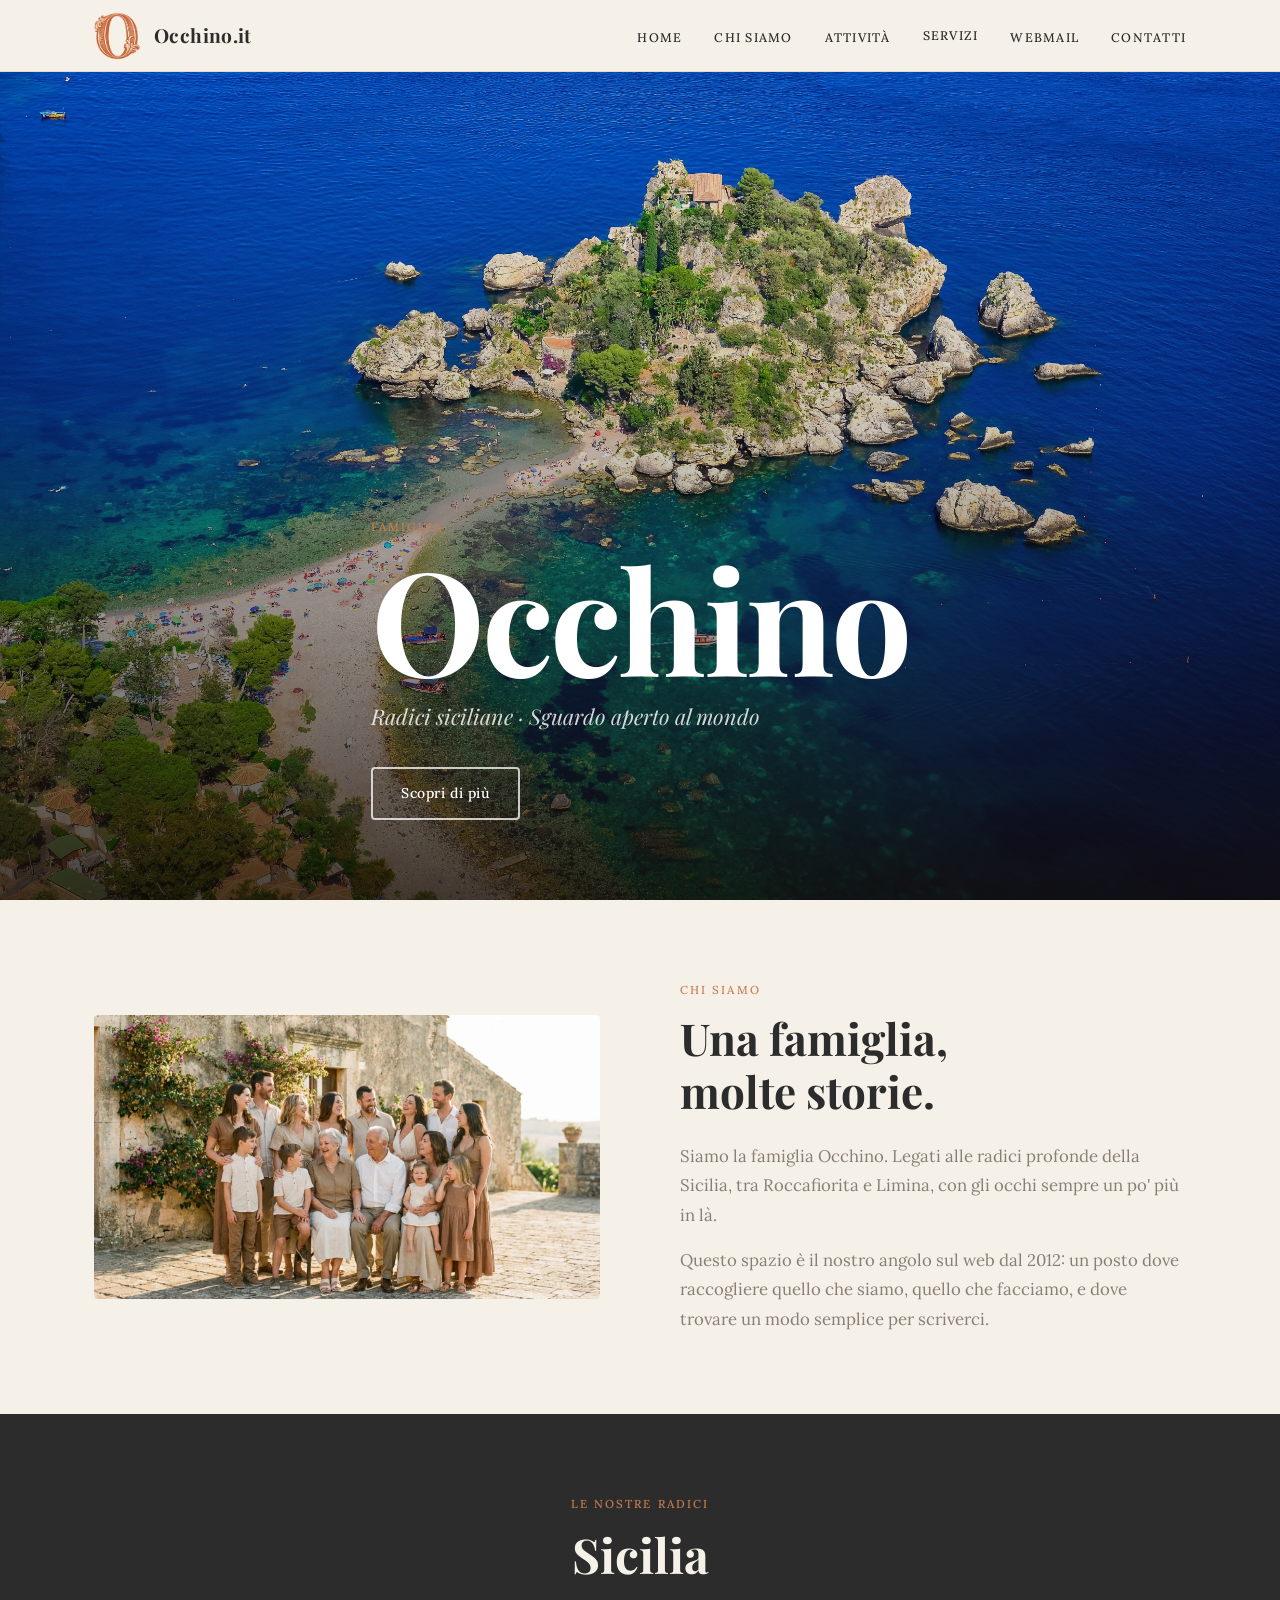
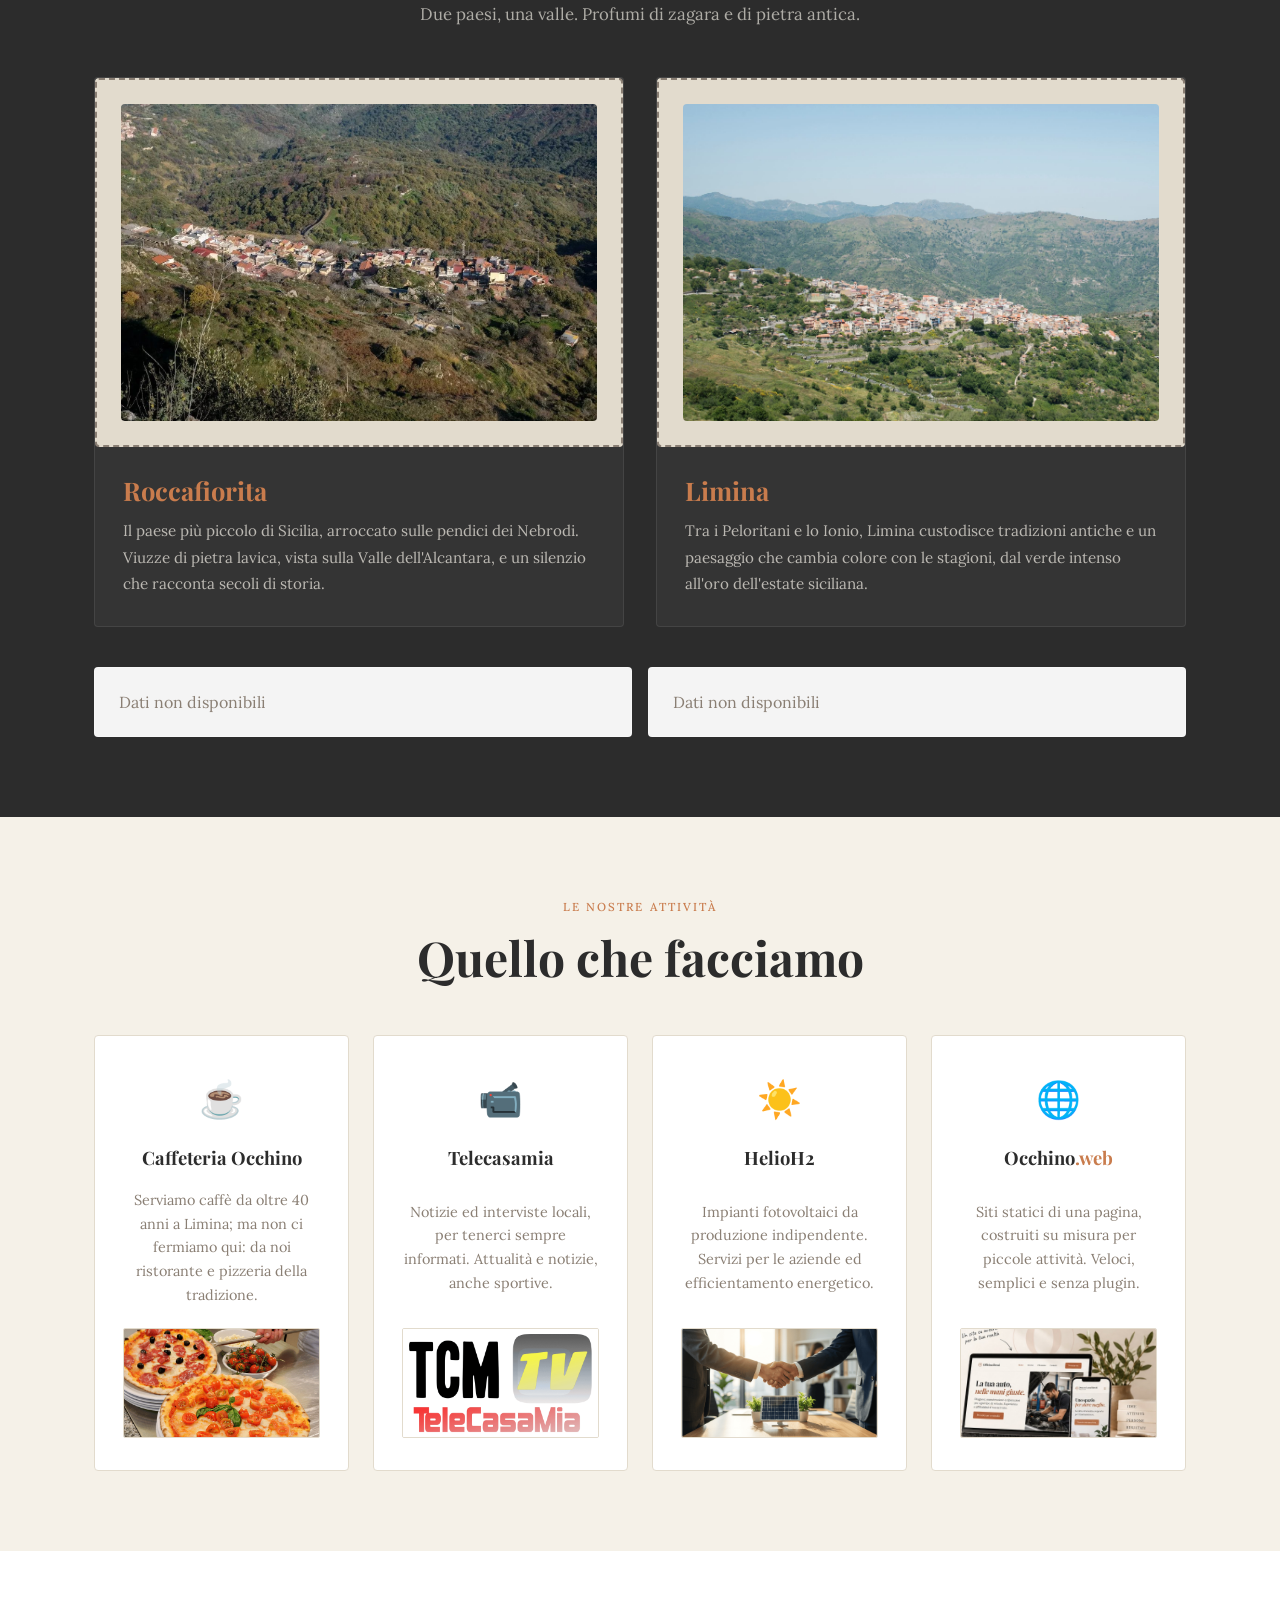
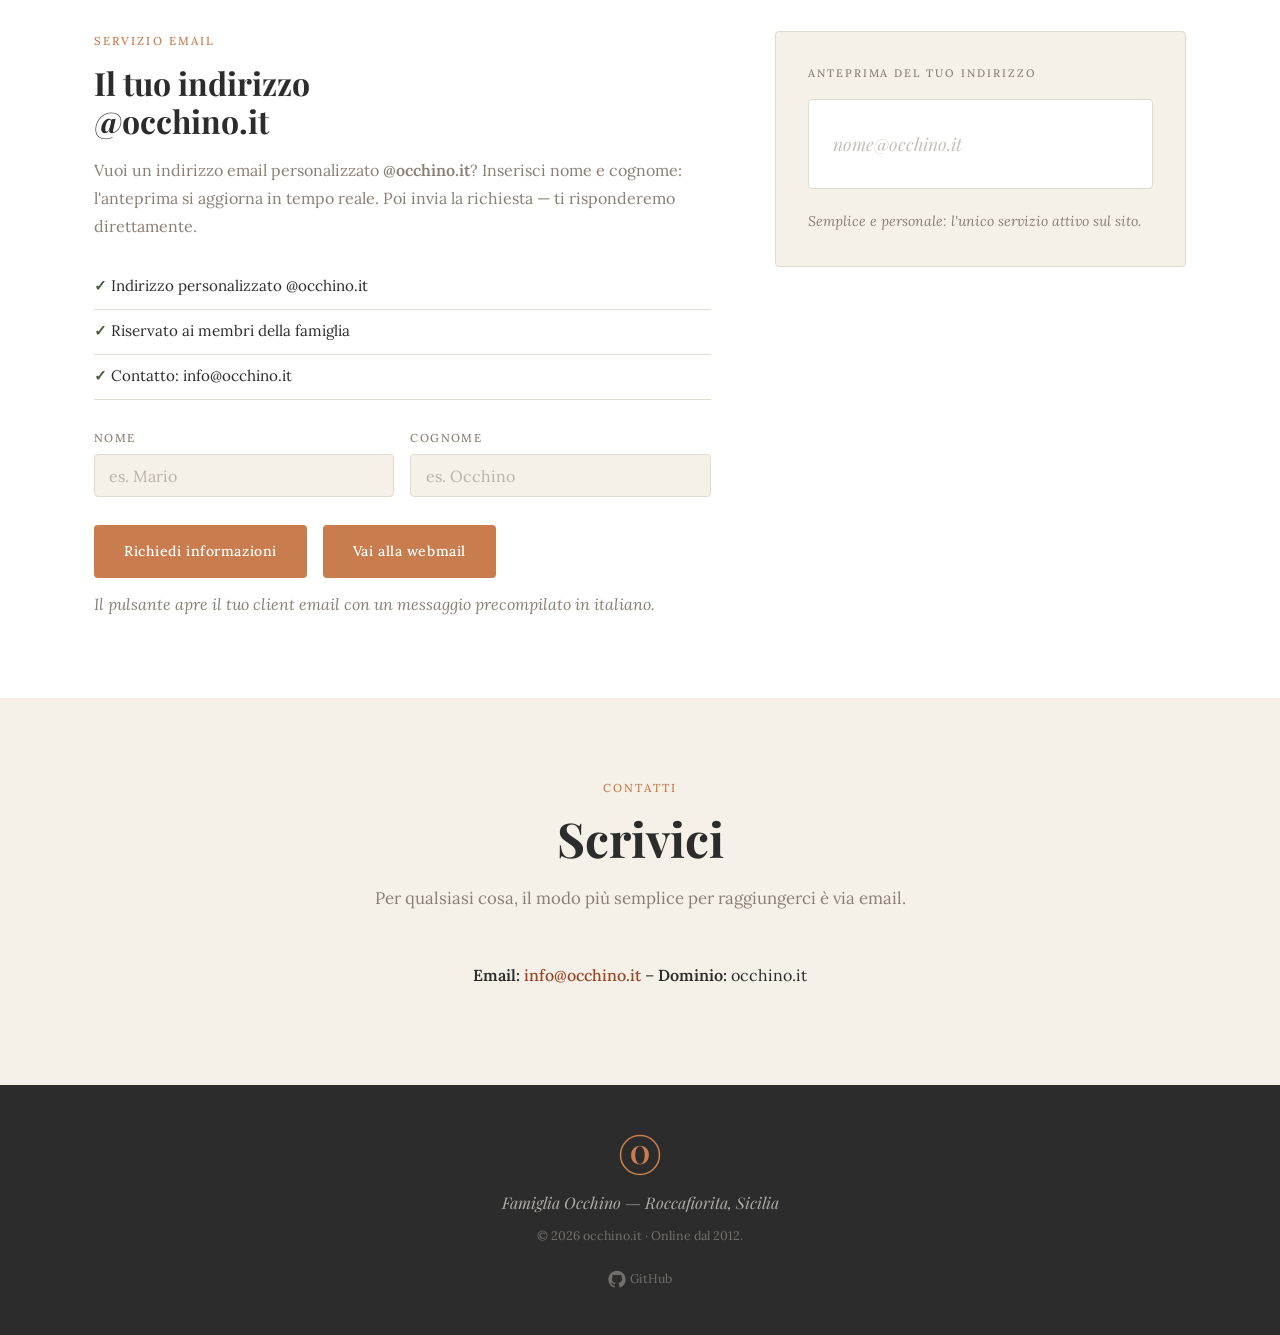
<file: index.html>
<!DOCTYPE html>
<html lang="it">

<head>
  <meta charset="UTF-8">
  <meta name="viewport" content="width=device-width, initial-scale=1.0">
  <title>Famiglia Occhino</title>
  <meta name="description" content="Sito ufficiale della Famiglia Occhino — Radici siciliane, sguardo aperto al mondo.">

  <!-- Google Fonts: Playfair Display (headings) + Lora (body) -->
  <link rel="preconnect" href="https://fonts.googleapis.com">
  <link rel="preconnect" href="https://fonts.gstatic.com" crossorigin>
  <link
    href="https://fonts.googleapis.com/css2?family=Playfair+Display:ital,wght@0,400;0,600;0,700;1,400;1,600&family=Lora:ital,wght@0,400;0,500;1,400&display=swap"
    rel="stylesheet">

  <link rel="stylesheet" href="jscss/style.css">
  <link rel="icon" type="image/x-icon" href="images/favicon.ico">

</head>

<body>

  <!-- =============================================
       NAVIGATION
       ============================================= -->
  <header class="site-header">
    <nav class="nav container" role="navigation" aria-label="Navigazione principale">

      <a href="#home" class="nav-logo" aria-label="Famiglia Occhino — torna all'inizio">
        <img class="logo-svg" src="images/logo.png" />
        <span class="nav-logo-text">Occhino.it</span>
      </a>

      <button class="nav-toggle" id="navToggle" aria-label="Apri menu" aria-expanded="false">
        <span></span>
        <span></span>
        <span></span>
      </button>

      <ul class="nav-links" id="navLinks" role="list">
        <li><a href="#home">Home</a></li>
        <li><a href="#about">Chi Siamo</a></li>
        <li><a href="#activities">Attività</a></li>
        <li class="nav-item--dropdown">
          <button class="nav-dropdown-toggle" aria-label="Apri menu Servizi" aria-expanded="false">Servizi</button>
          <ul class="nav-dropdown-menu" role="list">
            <li><a href="#email-service">Richiedi nuovo indirizzo</a></li>
            <li><a href="https://webmail.pec.it" target="_blank">Accedi alla PEC</a></li>
            <li><button class="nav-dropdown-btn" id="openCodiceModal">Calcola il Codice Fiscale</button></li>
          </ul>
        </li>
        <li><a href="https://mail.occhino.it" target="_blank">Webmail</a></li>
        <li><a href="#contact">Contatti</a></li>
      </ul>

    </nav>
  </header>


  <!-- =============================================
       HERO
       HOW TO ADD A REAL IMAGE:
       1. Save your photo as images/hero.jpg
       2. Remove the <div class="hero-img-placeholder"> block
       3. Uncomment the <img> line below
       Picsart prompt → see README.md
       ============================================= -->
  <section id="home" class="hero">
    <div class="hero-bg" aria-hidden="true">

      <img src="images/hero.jpg" class="hero-img" alt="Panorama di Roccafiorita, Sicilia">

    </div>
    <div class="hero-overlay" aria-hidden="true"></div>
    <div class="hero-content container">
      <span class="eyebrow">Famiglia</span>
      <h1 class="hero-title">Occhino</h1>
      <p class="hero-subtitle">Radici siciliane &middot; Sguardo aperto al mondo</p>
      <a href="#about" class="button button--outline-white">Scopri di più</a>
    </div>
  </section>


  <!-- =============================================
       ABOUT — Chi Siamo
       Edit the text below freely.
       ============================================= -->
  <section id="about" class="about section">
    <div class="container about-grid">

      <div class="about-image">
        <span><img src="images/famiglia.jpg" alt="La Famiglia Occhino" class="img-full"></span>
      </div>

      <div class="about-text">
        <span class="eyebrow">Chi Siamo</span>
        <h2>Una famiglia,<br>molte storie.</h2>
        <p>
          Siamo la famiglia Occhino. Legati alle radici profonde della Sicilia,
          tra Roccafiorita e Limina, con gli occhi sempre un po' più in là.
        </p>
        <p>
          Questo spazio è il nostro angolo sul web dal 2012: un posto dove
          raccogliere quello che siamo, quello che facciamo, e dove trovare
          un modo semplice per scriverci.
        </p>
        <!-- Add more paragraphs here as needed -->
      </div>

    </div>
  </section>


  <!-- =============================================
       ROOTS — Le Nostre Radici
       ============================================= -->
  <section id="roots" class="roots section">
    <div class="container">
      <span class="eyebrow centered">Le Nostre Radici</span>
      <h2 class="section-title centered">Sicilia</h2>
      <p class="section-intro centered">
        Due paesi, una valle. Profumi di zagara e di pietra antica.
      </p>

      <div class="roots-grid">

        <article class="root-card">
          <div class="img-placeholder img-placeholder--card">
            <span><img src="images/roccafiorita.jpg" alt="Roccafiorita" class="img-full"></span>
          </div>
          <div class="root-card-body">
            <h3>Roccafiorita</h3>
            <p>
              Il paese più piccolo di Sicilia, arroccato sulle pendici dei Nebrodi.
              Viuzze di pietra lavica, vista sulla Valle dell'Alcantara,
              e un silenzio che racconta secoli di storia.
            </p>
          </div>
        </article>

        <article class="root-card">
          <div class="img-placeholder img-placeholder--card">
            <span><img src="images/limina.jpg" alt="Limina" class="img-full"></span>
          </div>
          <div class="root-card-body">
            <h3>Limina</h3>
            <p>
              Tra i Peloritani e lo Ionio, Limina custodisce tradizioni antiche
              e un paesaggio che cambia colore con le stagioni,
              dal verde intenso all'oro dell'estate siciliana.
            </p>
          </div>
        </article>

      </div>

      <!-- Weather cards -->
      <div class="weather-container">
        <article class="weather-bar" id="weatherRoccafiorita">
          <div class="weather-location">
            <h4>Roccafiorita</h4>
          </div>
          <div class="weather-display">
            <div class="weather-icon" id="weatherIconRoccafiorita">🌡️</div>
            <div class="weather-main">
              <p class="weather-temp" id="weatherTempRoccafiorita">—</p>
              <p class="weather-condition" id="weatherConditionRoccafiorita">Caricamento...</p>
            </div>
          </div>
          <div class="weather-details" id="weatherDetailsRoccafiorita"></div>
        </article>

        <article class="weather-bar" id="weatherLimina">
          <div class="weather-location">
            <h4>Limina</h4>
          </div>
          <div class="weather-display">
            <div class="weather-icon" id="weatherIconLimina">🌡️</div>
            <div class="weather-main">
              <p class="weather-temp" id="weatherTempLimina">—</p>
              <p class="weather-condition" id="weatherConditionLimina">Caricamento...</p>
            </div>
          </div>
          <div class="weather-details" id="weatherDetailsLimina"></div>
        </article>
      </div>
    </div>
  </section>


  <!-- =============================================
       ACTIVITIES — Le Nostre Attività
       HOW TO CUSTOMIZE:
       - Change the emoji in <div class="activity-icon">
       - Edit title in <h4> and text in <p>
       - Duplicate an .activity-card block to add more
       - Delete cards you don't need
       ============================================= -->
  <section id="activities" class="activities section">
    <div class="container">
      <span class="eyebrow centered">Le Nostre Attività</span>
      <h2 class="section-title centered">Quello che facciamo</h2>

      <div class="activity-grid">

        <!-- Card 1 — customize freely -->
        <div class="activity-card">
          <div class="activity-heading">
            <div class="activity-icon">☕️</div>
            <h4><a class="activity-title-link" href="https://caffetteria.occhino.it" target="_blank"
                rel="noopener">Caffeteria Occhino</a></h4>
          </div>
          <p>Serviamo caff&egrave; da oltre 40 anni a Limina; ma non ci fermiamo qui: da noi ristorante e pizzeria della
            tradizione.</p>
          <a class="activity-image-link" href="https://caffetteria.occhino.it" target="_blank" rel="noopener"
            title="Caffetteria Occhino">
            <img src="images/caffetteria.png" class="attivita" alt="Pizza e piatti della Caffetteria Occhino">
          </a>
        </div>

        <!-- Card 2 — customize freely -->
        <div class="activity-card">
          <div class="activity-heading">
            <div class="activity-icon">📹</div>
            <h4><a class="activity-title-link" href="https://www.facebook.com/filippo.occhino.3/?locale=it_IT"
                target="_blank" rel="noopener">Telecasamia</a></h4>
          </div>
          <p>Notizie ed interviste locali, per tenerci sempre informati. Attualit&agrave; e notizie, anche sportive.</p>
          <a class="activity-image-link" href="https://www.facebook.com/filippo.occhino.3/?locale=it_IT"
            target="_blank" rel="noopener" title="Telecasamia">
            <img src="images/telecasamia.png" class="attivita" alt="Logo Telecasamia">
          </a>
        </div>

        <!-- Card 3 — customize freely -->
        <div class="activity-card">
          <div class="activity-heading">
            <div class="activity-icon">☀️</div>
            <h4><a class="activity-title-link" href="https://www.helioh2.com" target="_blank"
                rel="noopener">HelioH2</a></h4>
          </div>
          <p>Impianti fotovoltaici da produzione indipendente. Servizi per le aziende ed efficientamento energetico.</p>
          <a class="activity-image-link" href="https://www.helioh2.com" target="_blank" rel="noopener"
            title="HelioH2 S.r.l.">
            <img src="images/helioh2.png" class="attivita" alt="Collaborazione per un impianto fotovoltaico HelioH2">
          </a>
        </div>

        <!-- Card 4 — Occhino.web -->
        <div class="activity-card">
          <div class="activity-heading">
            <div class="activity-icon">🌐</div>
            <h4><a class="activity-title-link" href="https://web.occhino.it" target="_blank"
                rel="noopener">Occhino<span class="activity-web-accent">.web</span></a></h4>
          </div>
          <p>Siti statici di una pagina, costruiti su misura per piccole attività. Veloci, semplici e senza plugin.</p>
          <a class="activity-image-link" href="https://web.occhino.it" target="_blank" rel="noopener"
            title="Occhino.web">
            <img src="images/occhino-web.jpg" class="attivita"
              alt="Anteprima di una landing page realizzata da Occhino.web">
          </a>
        </div>

      </div>
    </div>
  </section>


  <!-- =============================================
       EMAIL SERVICE
       No selling, no VAT — info request only.
       JavaScript handles live preview & mailto.
       ============================================= -->
  <section id="email-service" class="email-section section section--alt">
    <div class="container email-grid">

      <article class="email-panel">
        <span class="eyebrow">Servizio Email</span>
        <h2>Il tuo indirizzo<br>@occhino.it</h2>
        <p>
          Vuoi un indirizzo email personalizzato <strong>@occhino.it</strong>?
          Inserisci nome e cognome: l'anteprima si aggiorna in tempo reale.
          Poi invia la richiesta — ti risponderemo direttamente.
        </p>

        <ul class="feature-list">
          <li>Indirizzo personalizzato @occhino.it</li>
          <li>Riservato ai membri della famiglia</li>
          <li>Contatto: info@occhino.it</li>
        </ul>

        <!-- ── Fillable form ── -->
        <div class="email-form">
          <div class="form-row">
            <div class="form-group">
              <label for="emailNome" class="form-label">Nome</label>
              <input type="text" id="emailNome" class="form-input" placeholder="es. Mario" autocomplete="given-name">
            </div>
            <div class="form-group">
              <label for="emailCognome" class="form-label">Cognome</label>
              <input type="text" id="emailCognome" class="form-input" placeholder="es. Occhino"
                autocomplete="family-name">
            </div>
          </div>
        </div>

        <div class="button-group">
          <a class="button button--primary" id="emailRequestBtn"
            href="mailto:info@occhino.it?subject=Richiesta%20indirizzo%20%40occhino.it">
            Richiedi informazioni
          </a>

          <a class="button button--primary" id="emailRequestBtn" href="https://mail.occhino.it">
            Vai alla webmail
          </a>
        </div>

        <p class="form-note">
          Il pulsante apre il tuo client email con un messaggio precompilato in italiano.
        </p>
      </article>

      <!-- ── Live preview aside ── -->
      <aside class="email-examples">
        <span class="sample-label">Anteprima del tuo indirizzo</span>

        <div class="email-preview-card" id="emailPreviewCard">
          <div class="email-preview-address" id="emailPreview">
            <span class="preview-placeholder">nome@occhino.it</span>
          </div>
        </div>
        <p>Semplice e personale: l'unico servizio attivo sul sito.</p>
      </aside>

    </div>
  </section>


  <!-- =============================================
       CONTACT — Contattaci
       ============================================= -->
  <section id="contact" class="contact section">
    <div class="container contact-inner">
      <span class="eyebrow centered">Contatti</span>
      <h2 class="section-title centered">Scrivici</h2>
      <p class="section-intro centered">
        Per qualsiasi cosa, il modo più semplice per raggiungerci è via email.
      </p>

      <div class="contact-text">
        <p>
          <strong>Email:</strong> <a href="mailto:info@occhino.it">info@occhino.it</a> &ndash;
          <strong>Dominio:</strong> occhino.it
        </p>
      </div>

    </div>
  </section>

  <!-- =============================================
       CODICE FISCALE — Modal Popup
       ============================================= -->
  <div id="codice-fiscale-modal" class="modal" role="dialog" aria-labelledby="codice-title" aria-hidden="true">
    <div class="modal-overlay" id="codiceModalOverlay"></div>
    <div class="modal-content">
      <button class="modal-close" id="codiceModalClose" aria-label="Chiudi">✕</button>

      <div class="modal-body">
        <h2 id="codice-title">Calcola il tuo Codice Fiscale</h2>
        <p>Inserisci i tuoi dati personali e ottieni il codice fiscale in pochi secondi.</p>

        <div class="codice-form">
          <div class="form-row">
            <div class="form-group">
              <label for="codiceCognome" class="form-label">Cognome</label>
              <input type="text" id="codiceCognome" class="form-input" placeholder="es. Occhino" autocomplete="family-name">
            </div>
            <div class="form-group">
              <label for="codiceNome" class="form-label">Nome</label>
              <input type="text" id="codiceNome" class="form-input" placeholder="es. Mario" autocomplete="given-name">
            </div>
          </div>

          <div class="form-row">
            <div class="form-group">
              <label for="codiceSesso" class="form-label">Sesso</label>
              <select id="codiceSesso" class="form-input">
                <option value="">— Seleziona —</option>
                <option value="M">Maschio</option>
                <option value="F">Femmina</option>
              </select>
            </div>
            <div class="form-group">
              <label for="codiceLuogo" class="form-label">Comune di nascita</label>
              <input type="text" id="codiceLuogo" class="form-input" placeholder="es. Limina" autocomplete="address-level2">
            </div>
          </div>

          <div class="form-row">
            <div class="form-group">
              <label for="codiceData" class="form-label">Data di nascita</label>
              <input type="date" id="codiceData" class="form-input">
            </div>
          </div>
        </div>

        <button class="button button--primary" id="codiceCalcolaBtn" style="width: 100%; margin-top: 1.5rem;">Calcola Codice</button>

        <div class="codice-result-box" id="codiceResult" style="margin-top: 1.5rem; text-align: center;">
          <span class="result-placeholder">—</span>
        </div>

        <p class="form-note" style="text-align: center; margin-top: 1rem;">
          Nessun dato viene salvato. Il calcolo &egrave; fatto sul momento. <br />
          Calcolo basato sugli algoritmi ufficiali del D.M. n° 345 del 23/12/1976
        </p>
      </div>
    </div>
  </div>


  <!-- =============================================
       FOOTER
       ============================================= -->
  <footer class="site-footer">
    <div class="container footer-inner">
      <svg class="logo-svg logo-svg--footer" viewBox="0 0 70 70" xmlns="http://www.w3.org/2000/svg" aria-hidden="true">
        <circle cx="35" cy="35" r="31" fill="none" stroke="#C97C4D" stroke-width="2.5" />
        <text x="35" y="49" text-anchor="middle" font-family="'Playfair Display', Georgia, serif" font-size="40"
          font-weight="700" fill="#C97C4D">O</text>
      </svg>
      <p class="footer-tagline">Famiglia Occhino &mdash; Roccafiorita, Sicilia</p>
      <p class="footer-copy">
        &copy; <span id="year"></span> occhino.it &middot; Online dal 2012.
      </p>
      <p class="footer-copy flex-git">
        <svg data-component="Octicon" aria-hidden="true" focusable="false" class="octicon octicon-mark-github" viewBox="0 0 24 24" width="32" height="32" fill="currentColor" display="inline-block" overflow="visible" style="vertical-align:text-bottom"><path d="M10.226 17.284c-2.965-.36-5.054-2.493-5.054-5.256 0-1.123.404-2.336 1.078-3.144-.292-.741-.247-2.314.09-2.965.898-.112 2.111.36 2.83 1.01.853-.269 1.752-.404 2.853-.404 1.1 0 1.999.135 2.807.382.696-.629 1.932-1.1 2.83-.988.315.606.36 2.179.067 2.942.72.854 1.101 2 1.101 3.167 0 2.763-2.089 4.852-5.098 5.234.763.494 1.28 1.572 1.28 2.807v2.336c0 .674.561 1.056 1.235.786 4.066-1.55 7.255-5.615 7.255-10.646C23.5 6.188 18.334 1 11.978 1 5.62 1 .5 6.188.5 12.545c0 4.986 3.167 9.12 7.435 10.669.606.225 1.19-.18 1.19-.786V20.63a2.9 2.9 0 0 1-1.078.224c-1.483 0-2.359-.808-2.987-2.313-.247-.607-.517-.966-1.034-1.033-.27-.023-.359-.135-.359-.27 0-.27.45-.471.898-.471.652 0 1.213.404 1.797 1.235.45.651.921.943 1.483.943.561 0 .92-.202 1.437-.719.382-.381.674-.718.944-.943"></path></svg>
        GitHub
      </p>
    </div>
  </footer>


  <!-- =============================================
       SCRIPTS — no external dependencies
       ============================================= -->
  <script src="jscss/script.js"></script>

</body>

</html>
</file>
<file: jscss/style.css>
/* =====================================================
   OCCHINO.IT — Family Website Stylesheet
   Style: Mediterranean Elegance
   Fonts: Playfair Display (headings) · Lora (body)

   HOW TO CUSTOMIZE:
   ─ Colors  → Edit values in :root (Section 2)
   ─ Fonts   → Change Google Fonts URL in index.html
               and --font-display / --font-body below
   ─ Width   → --max-width controls page max-width
   ─ Spacing → --section-pad controls section height

   Last updated: 2025
   ===================================================== */


/* -------------------------------------------------
   1. RESET
   ------------------------------------------------- */
*,
*::before,
*::after {
  box-sizing: border-box;
  margin: 0;
  padding: 0;
}

html {
  scroll-behavior: smooth;
  font-size: 16px;
  -webkit-text-size-adjust: 100%;
}

ul {
  list-style: none;
}

img,
svg {
  max-width: 100%;
  display: block;
}

button {
  cursor: pointer;
  background: none;
  border: none;
  font: inherit;
}


/* -------------------------------------------------
   2. DESIGN TOKENS (CSS Custom Properties)
   Change these to restyle the entire site.
   ------------------------------------------------- */
:root {
  /* Palette */
  --cream: #F5F1E8;
  /* page background       */
  --terracotta: #C97C4D;
  /* primary brand color   */
  --sienna: #9B4423;
  /* darker terracotta     */
  --olive: #4A5D3A;
  /* checkmarks, accents   */
  --charcoal: #2C2C2C;
  /* dark backgrounds      */
  --warm-gray: #8A7F74;
  /* secondary text        */
  --white: #FFFFFF;
  --border: #E2DBCD;
  /* dividers, card edges  */

  /* Typography */
  --font-display: 'Playfair Display', Georgia, serif;
  --font-body: 'Lora', Georgia, serif;

  /* Layout */
  --max-width: 1140px;
  --section-pad: 5rem 0;
  --radius: 4px;
  --header-h: 72px;
}


/* -------------------------------------------------
   3. BASE STYLES
   ------------------------------------------------- */
body {
  font-family: var(--font-body);
  font-size: 1rem;
  line-height: 1.75;
  color: var(--charcoal);
  background-color: var(--cream);
}

h1,
h2,
h3,
h4 {
  font-family: var(--font-display);
  line-height: 1.2;
  font-weight: 700;
  color: var(--charcoal);
}

p {
  margin-bottom: 1rem;
}

p:last-child {
  margin-bottom: 0;
}

a {
  color: var(--sienna);
  text-decoration: none;
  transition: color 0.2s ease;
}

a:hover {
  color: var(--terracotta);
}

strong {
  font-weight: 600;
}


/* -------------------------------------------------
   4. UTILITIES
   ------------------------------------------------- */
.container {
  max-width: var(--max-width);
  margin: 0 auto;
  padding: 0 1.5rem;
}

.section {
  padding: var(--section-pad);
}

/* White background variant (email section) */
.section--alt {
  background-color: var(--white);
}

/* Uppercase label above headings */
.eyebrow {
  display: block;
  font-family: var(--font-body);
  font-size: 0.72rem;
  font-weight: 500;
  letter-spacing: 0.18em;
  text-transform: uppercase;
  color: var(--terracotta);
  margin-bottom: 0.75rem;
}

.centered {
  text-align: center;
}

.section-title {
  font-size: clamp(2rem, 4vw, 3rem);
  margin-bottom: 1rem;
}

.section-intro {
  font-size: 1.05rem;
  color: var(--warm-gray);
  max-width: 580px;
  margin: 0 auto 3rem;
  line-height: 1.75;
}

/* ----- Image placeholders ----- */
/* Remove these divs when you add real photos. */
.img-placeholder {
  background-color: var(--border);
  border: 2px dashed var(--warm-gray);
  border-radius: var(--radius);
  display: flex;
  align-items: center;
  justify-content: center;
  padding: 1.5rem;
  min-height: 260px;
  text-align: center;
  color: var(--warm-gray);
  font-family: var(--font-body);
  font-size: 0.82rem;
  font-style: italic;
  line-height: 1.6;
}

.img-placeholder--tall {
  min-height: 400px;
}

.img-placeholder--card {
  min-height: 220px;
}

/* Class for real photos — add this to your <img> tags */
.img-full {
  width: 100%;
  height: 100%;
  object-fit: cover;
  object-position: center;
  border-radius: var(--radius);
  display: block;
}

/* ----- Buttons ----- */
.button {
  display: inline-block;
  padding: 0.75rem 1.75rem;
  border-radius: var(--radius);
  font-family: var(--font-body);
  font-size: 0.88rem;
  font-weight: 500;
  letter-spacing: 0.04em;
  text-align: center;
  white-space: nowrap;
  cursor: pointer;
  transition: background-color 0.2s ease, color 0.2s ease, border-color 0.2s ease;
}

.button--primary {
  background-color: var(--terracotta);
  color: var(--white);
  border: 2px solid var(--terracotta);
}

.button--primary:hover {
  background-color: var(--sienna);
  border-color: var(--sienna);
  color: var(--white);
}

.button--secondary {
  background-color: transparent;
  color: var(--terracotta);
  border: 2px solid var(--terracotta);
}

.button--secondary:hover {
  background-color: var(--terracotta);
  color: var(--white);
}

.button--outline-white {
  background-color: transparent;
  color: var(--white);
  border: 2px solid rgba(255, 255, 255, 0.75);
}

.button--outline-white:hover {
  background-color: rgba(255, 255, 255, 0.15);
  color: var(--white);
}

.button-group {
  display: flex;
  flex-wrap: wrap;
  gap: 1rem;
  margin-top: 1.75rem;
}


/* -------------------------------------------------
   5. HEADER & NAVIGATION
   ------------------------------------------------- */
.site-header {
  position: sticky;
  top: 0;
  z-index: 200;
  height: var(--header-h);
  display: flex;
  align-items: center;
  background-color: var(--cream);
  border-bottom: 1px solid var(--border);
}

.nav {
  display: flex;
  align-items: center;
  justify-content: space-between;
  width: 100%;
}

/* Logo mark + wordmark */
.nav-logo {
  display: flex;
  align-items: center;
  gap: 0.75rem;
  text-decoration: none;
}

.logo-svg {
  width: 48px;
  height: 48px;
  flex-shrink: 0;
}

.logo-svg--footer {
  width: 44px;
  height: 44px;
  margin: 0 auto 0.75rem;
}

.nav-logo-text {
  font-family: var(--font-display);
  font-size: 1.2rem;
  font-weight: 700;
  letter-spacing: 0.02em;
  color: var(--charcoal);
}

/* Desktop links */
.nav-links {
  display: flex;
  align-items: center;
  gap: 2rem;
}

.nav-links a {
  font-family: var(--font-body);
  font-size: 0.78rem;
  font-weight: 500;
  letter-spacing: 0.1em;
  text-transform: uppercase;
  color: var(--charcoal);
  text-decoration: none;
  padding-bottom: 2px;
  border-bottom: 1px solid transparent;
  transition: color 0.2s ease, border-color 0.2s ease;
}

.nav-links a:hover {
  color: var(--terracotta);
  border-bottom-color: var(--terracotta);
}

/* Hamburger button (hidden on desktop) */
.nav-toggle {
  display: none;
  flex-direction: column;
  justify-content: center;
  gap: 5px;
  width: 32px;
  height: 32px;
  padding: 0;
}

.nav-toggle span {
  display: block;
  height: 2px;
  width: 100%;
  background-color: var(--charcoal);
  border-radius: 2px;
  transition: transform 0.25s ease, opacity 0.25s ease;
  transform-origin: center;
}

/* Animated X when open */
.nav-toggle.active span:nth-child(1) {
  transform: translateY(7px) rotate(45deg);
}

.nav-toggle.active span:nth-child(2) {
  opacity: 0;
}

.nav-toggle.active span:nth-child(3) {
  transform: translateY(-7px) rotate(-45deg);
}

/* Dropdown menu */
.nav-item--dropdown {
  position: relative;
}

.nav-dropdown-toggle {
  font-family: var(--font-body);
  font-size: 0.78rem;
  font-weight: 500;
  letter-spacing: 0.1em;
  text-transform: uppercase;
  color: var(--charcoal);
  display: flex;
  align-items: center;
  gap: 0.4rem;
  transition: color 0.2s ease, border-color 0.2s ease;
}

.nav-dropdown-toggle:hover {
  color: var(--terracotta);
  border-bottom-color: var(--terracotta);
}

.dropdown-arrow {
  font-size: 0.5rem;
  transition: transform 0.2s ease;
  display: inline-block;
}

.nav-dropdown-toggle[aria-expanded="true"] .dropdown-arrow {
  transform: rotate(180deg);
}

.nav-dropdown-menu {
  position: absolute;
  top: calc(100% + 0.75rem);
  left: 0;
  background-color: var(--white);
  border: 1px solid var(--border);
  border-radius: var(--radius);
  min-width: 200px;
  box-shadow: 0 4px 12px rgba(0, 0, 0, 0.1);
  opacity: 0;
  visibility: hidden;
  transform: translateY(-8px);
  transition: opacity 0.2s ease, visibility 0.2s ease, transform 0.2s ease;
  z-index: 300;
  padding: 0.5rem 0;
}

.nav-dropdown-toggle[aria-expanded="true"] ~ .nav-dropdown-menu {
  opacity: 1;
  visibility: visible;
  transform: translateY(0);
}

.nav-dropdown-menu li {
  list-style: none;
}

.nav-dropdown-menu a {
  display: block;
  padding: 0.75rem 1.5rem;
  font-family: var(--font-body);
  font-size: 0.88rem;
  font-weight: 400;
  letter-spacing: 0;
  text-transform: none;
  color: var(--charcoal);
  text-decoration: none;
  transition: background-color 0.2s ease, color 0.2s ease;
}

.nav-dropdown-menu a:hover {
  background-color: var(--cream);
  color: var(--terracotta);
  border: none;
}


/* -------------------------------------------------
   6. HERO
   ------------------------------------------------- */
.hero {
  position: relative;
  min-height: calc(100vh - var(--header-h));
  display: flex;
  align-items: flex-end;
  padding-bottom: 5rem;
  overflow: hidden;
}

.hero-bg {
  position: absolute;
  inset: 0;
  z-index: 0;
}

/* Placeholder gradient — warm Sicilian tones */
/* Delete when you add a real photo */
.hero-img-placeholder {
  width: 100%;
  height: 100%;
  background: linear-gradient(155deg, #D4A675 0%, #9B6442 45%, #6B3D1F 100%);
  display: flex;
  align-items: flex-end;
  padding: 1.5rem;
  color: rgba(255, 255, 255, 0.4);
  font-size: 0.78rem;
  font-style: italic;
  line-height: 1.6;
}

/* Real hero image — uncomment in HTML and use this class */
.hero-img {
  width: 100%;
  height: 100%;
  object-fit: cover;
  object-position: center 60%;
}

/* Dark gradient overlay for text legibility */
.hero-overlay {
  position: absolute;
  inset: 0;
  z-index: 1;
  background: linear-gradient(to top,
      rgba(20, 12, 6, 0.78) 0%,
      rgba(20, 12, 6, 0.22) 55%,
      rgba(20, 12, 6, 0.05) 100%);
}

.hero-content {
  position: relative;
  z-index: 2;
  color: var(--white);
  padding-top: 2rem;
}

.hero-content .eyebrow {
  color: var(--terracotta);
}

.hero-title {
  font-family: var(--font-display);
  font-size: clamp(4.5rem, 12vw, 9rem);
  font-weight: 700;
  line-height: 0.95;
  letter-spacing: -0.02em;
  color: var(--white);
  margin-bottom: 0.75rem;
  margin-top: 0.25rem;
}

.hero-subtitle {
  font-family: var(--font-display);
  font-style: italic;
  font-weight: 400;
  font-size: clamp(1rem, 2.2vw, 1.35rem);
  color: rgba(255, 255, 255, 0.82);
  margin-bottom: 2rem;
}


/* -------------------------------------------------
   7. ABOUT — Chi Siamo
   ------------------------------------------------- */
.about-grid {
  display: grid;
  grid-template-columns: 1fr 1fr;
  gap: 5rem;
  align-items: center;
}

.about-text h2 {
  font-size: clamp(2rem, 3.5vw, 2.75rem);
  margin-bottom: 1.5rem;
}

.about-text p {
  color: var(--warm-gray);
  font-size: 1.05rem;
}


/* -------------------------------------------------
   8. ROOTS — Le Nostre Radici
   ------------------------------------------------- */
.roots {
  background-color: var(--charcoal);
}

.roots .eyebrow {
  color: var(--terracotta);
}

.roots .section-title {
  color: var(--cream);
}

.roots .section-intro {
  color: rgba(245, 241, 232, 0.65);
}

.roots-grid {
  display: grid;
  grid-template-columns: 1fr 1fr;
  gap: 2rem;
}

.root-card {
  border-radius: var(--radius);
  overflow: hidden;
  background-color: rgba(255, 255, 255, 0.04);
  border: 1px solid rgba(255, 255, 255, 0.08);
}

.root-card-body {
  padding: 1.75rem;
}

.root-card-body h3 {
  font-size: 1.6rem;
  color: var(--terracotta);
  margin-bottom: 0.75rem;
}

.root-card-body p {
  color: rgba(245, 241, 232, 0.7);
  font-size: 0.95rem;
  line-height: 1.75;
}

/* Weather bars — 2 column grid */
.weather-container {
  margin-top: 2.5rem;
  display: grid;
  grid-template-columns: 1fr 1fr;
  gap: 1rem;
}

.weather-bar {
  background-color: rgba(255, 255, 255, 0.95);
  border: 1px solid rgba(255, 255, 255, 0.3);
  border-radius: var(--radius);
  padding: 1.25rem 1.5rem;
  display: flex;
  align-items: center;
  gap: 1rem;
  backdrop-filter: blur(10px);
  transition: box-shadow 0.2s ease, transform 0.2s ease;
  white-space: nowrap;
}

.weather-bar:hover {
  box-shadow: 0 4px 12px rgba(0, 0, 0, 0.12);
  transform: translateY(-1px);
}

.weather-location {
  flex-shrink: 0;
}

.weather-location h4 {
  font-family: var(--font-display);
  font-size: 1rem;
  color: var(--charcoal);
  margin: 0;
  font-weight: 600;
}

.weather-display {
  display: flex;
  align-items: center;
  gap: 0.75rem;
  flex-shrink: 0;
}

.weather-icon {
  font-size: 2rem;
  flex-shrink: 0;
  display: block;
}

.weather-main {
  display: flex;
  flex-direction: column;
  gap: 0.15rem;
}

.weather-temp {
  font-family: 'Courier New', monospace;
  font-size: 1.25rem;
  font-weight: 700;
  color: var(--terracotta);
  margin: 0;
}

.weather-condition {
  font-size: 0.8rem;
  color: var(--charcoal);
  margin: 0;
  font-weight: 500;
}

.weather-details {
  font-size: 0.75rem;
  color: rgba(44, 44, 44, 0.7);
  flex-shrink: 0;
  text-align: right;
  margin-left: auto;
  line-height: 1.4;
}

/* Mobile responsiveness */
@media (max-width: 768px) {
  .weather-container {
    grid-template-columns: 1fr;
  }

  .weather-bar {
    white-space: normal;
  }

  .weather-details {
    text-align: left;
    margin-left: 0;
  }
}


/* -------------------------------------------------
   9. ACTIVITIES — Le Nostre Attività
   ------------------------------------------------- */
.activity-grid {
  display: grid;
  grid-template-columns: repeat(auto-fit, minmax(240px, 1fr));
  gap: 1.5rem;
  margin-top: 3rem;
}

.activity-card {
  display: flex;
  flex-direction: column;
  justify-content: space-between;
  gap: 1.25rem;
  background-color: var(--white);
  border: 1px solid var(--border);
  border-radius: var(--radius);
  padding: 2rem 1.75rem;
  text-align: center;
  transition: box-shadow 0.2s ease;
}

.activity-card:hover {
  box-shadow: 0 4px 20px rgba(44, 44, 44, 0.08);
}

.activity-heading {
  flex: 0 0 auto;
}

.activity-icon {
  display: block;
  margin-bottom: 1rem;
  font-size: 2.25rem;
}

.activity-card h4 {
  font-size: 1.15rem;
  margin: 0;
  color: var(--charcoal);
}

.activity-card p {
  margin: 0;
  font-size: 0.9rem;
  color: var(--warm-gray);
  line-height: 1.65;
}

.activity-title-link {
  color: inherit;
  text-decoration: none;
  transition: color 0.2s ease;
}

.activity-title-link:hover {
  color: var(--terracotta);
}

.activity-web-accent {
  color: var(--terracotta);
}

.activity-image-link {
  display: block;
  flex: 0 0 auto;
}

.attivita {
  width: 100%;
  aspect-ratio: 16 / 9;
  object-fit: cover;
  border: 1px solid var(--border);
  border-radius: calc(var(--radius) / 2);
}

.activity-title-link:focus-visible,
.activity-image-link:focus-visible {
  outline: 2px solid var(--terracotta);
  outline-offset: 4px;
}


/* -------------------------------------------------
   10. EMAIL SERVICE
   ------------------------------------------------- */
.email-grid {
  display: grid;
  grid-template-columns: 3fr 2fr;
  gap: 4rem;
  align-items: start;
}

.email-panel h2 {
  font-size: clamp(1.5rem, 2.5vw, 2.25rem);
  margin-bottom: 1rem;
}

.email-panel>p {
  color: var(--warm-gray);
  font-size: 1rem;
}

.feature-list {
  margin: 1.5rem 0 0.5rem;
}

.feature-list li {
  padding: 0.55rem 0;
  border-bottom: 1px solid var(--border);
  font-size: 0.95rem;
  color: var(--charcoal);
}

.feature-list li::before {
  content: '✓  ';
  color: var(--olive);
  font-weight: 700;
}

/* ----- Fillable form ----- */
.email-form {
  margin-top: 1.75rem;
}

.form-row {
  display: grid;
  grid-template-columns: 1fr 1fr;
  gap: 1rem;
}

.form-group {
  display: flex;
  flex-direction: column;
  gap: 0.4rem;
}

.form-label {
  font-family: var(--font-body);
  font-size: 0.72rem;
  font-weight: 500;
  letter-spacing: 0.12em;
  text-transform: uppercase;
  color: var(--warm-gray);
}

.form-input {
  font-family: var(--font-body);
  font-size: 1rem;
  color: var(--charcoal);
  background-color: var(--cream);
  border: 1px solid var(--border);
  border-radius: var(--radius);
  padding: 0.65rem 0.9rem;
  width: 100%;
  outline: none;
  transition: border-color 0.2s ease, box-shadow 0.2s ease;
  -webkit-appearance: none;
}

.form-input::placeholder {
  color: rgba(138, 127, 116, 0.55);
}

.form-input:focus {
  border-color: var(--terracotta);
  box-shadow: 0 0 0 3px rgba(201, 124, 77, 0.15);
}

.form-note {
  margin-top: 0.75rem;
  font-size: 0.78rem;
  color: var(--warm-gray);
  font-style: italic;
}

/* ----- Live preview aside ----- */
.email-examples {
  background-color: var(--cream);
  border: 1px solid var(--border);
  border-radius: var(--radius);
  padding: 2rem;
}

.sample-label {
  display: block;
  font-size: 0.68rem;
  font-weight: 500;
  letter-spacing: 0.18em;
  text-transform: uppercase;
  color: var(--warm-gray);
  margin-bottom: 1rem;
}

/* Preview card — the big live address box */
.email-preview-card {
  background-color: var(--white);
  border: 1px solid var(--border);
  border-radius: var(--radius);
  padding: 1.25rem 1.5rem;
  margin-bottom: 0.75rem;
  min-height: 90px;
  display: flex;
  flex-direction: column;
  justify-content: center;
  gap: 0.4rem;
}

.email-preview-address {
  font-family: var(--font-display);
  font-size: clamp(0.88rem, 1.8vw, 1.1rem);
  word-break: break-all;
  line-height: 1.3;
}

.preview-placeholder {
  color: rgba(138, 127, 116, 0.5);
  font-style: italic;
}

.preview-live {
  color: var(--sienna);
  font-weight: 600;
}

.email-preview-name {
  font-family: var(--font-body);
  font-size: 0.82rem;
  color: var(--warm-gray);
}

.preview-hint {
  font-size: 0.78rem;
  color: var(--warm-gray);
  font-style: italic;
  margin-bottom: 0;
}

.sample-divider {
  border: none;
  border-top: 1px solid var(--border);
  margin: 1.5rem 0 1.25rem;
}

/* Static examples (below divider) */
.sample-address {
  font-family: var(--font-display);
  font-size: 1.05rem;
  color: var(--sienna);
  padding: 0.6rem 0;
  border-bottom: 1px solid var(--border);
}

.sample-address:last-of-type {
  margin-bottom: 0;
}

.email-examples>p {
  font-size: 0.88rem;
  color: var(--warm-gray);
  font-style: italic;
  margin-top: 1.25rem;
}


/* -------------------------------------------------
   11. WEBMAIL VIEWER
   ------------------------------------------------- */


/* -------------------------------------------------
   12. MODAL — Popup
   ------------------------------------------------- */
.modal {
  position: fixed;
  inset: 0;
  z-index: 1000;
  display: flex;
  align-items: center;
  justify-content: center;
  opacity: 0;
  visibility: hidden;
  transition: opacity 0.3s ease, visibility 0.3s ease;
}

.modal[aria-hidden="false"] {
  opacity: 1;
  visibility: visible;
}

.modal-overlay {
  position: absolute;
  inset: 0;
  background-color: rgba(0, 0, 0, 0.5);
  cursor: pointer;
}

.modal-content {
  position: relative;
  z-index: 1001;
  background-color: var(--white);
  border-radius: var(--radius);
  max-width: 500px;
  width: 90%;
  max-height: 90vh;
  overflow-y: auto;
  box-shadow: 0 10px 40px rgba(0, 0, 0, 0.2);
}

.modal-content--large {
  max-width: 900px;
  max-height: 85vh;
}

.modal-close {
  position: absolute;
  top: 1rem;
  right: 1rem;
  width: 32px;
  height: 32px;
  background-color: transparent;
  border: none;
  font-size: 1.5rem;
  color: var(--charcoal);
  cursor: pointer;
  display: flex;
  align-items: center;
  justify-content: center;
  transition: color 0.2s ease;
  z-index: 1002;
}

.modal-close:hover {
  color: var(--terracotta);
}

.modal-body {
  padding: 2.5rem 2rem 2rem;
}

.modal-body h2 {
  font-size: 1.5rem;
  margin-bottom: 0.5rem;
  padding-right: 2rem;
}

.modal-body>p {
  color: var(--warm-gray);
  font-size: 0.95rem;
  margin-bottom: 1.5rem;
}

.codice-form {
  margin-top: 1.25rem;
}

.codice-result-box {
  background-color: var(--cream);
  border: 2px solid var(--border);
  border-radius: var(--radius);
  padding: 1.25rem;
  font-family: 'Courier New', monospace;
  font-size: 1.1rem;
  font-weight: 600;
  word-break: break-all;
  line-height: 1.4;
  letter-spacing: 0.05em;
  min-height: 60px;
  display: flex;
  align-items: center;
  justify-content: center;
}

.result-placeholder {
  color: rgba(138, 127, 116, 0.5);
  font-style: italic;
}

/* Button in dropdown menu */
.nav-dropdown-btn {
  display: block;
  width: 100%;
  padding: 0.75rem 1.5rem;
  font-family: var(--font-body);
  font-size: 0.88rem;
  font-weight: 400;
  letter-spacing: 0;
  text-transform: none;
  color: var(--charcoal);
  text-decoration: none;
  background: none;
  border: none;
  cursor: pointer;
  text-align: left;
  transition: background-color 0.2s ease, color 0.2s ease;
}

.nav-dropdown-btn:hover {
  background-color: var(--cream);
  color: var(--terracotta);
}


/* -------------------------------------------------
   14. CONTACT — Contattaci
   ------------------------------------------------- */
.contact-text {
  margin-top: 2rem;
  text-align: center;
}

.contact-text p {
  font-size: 1rem;
  color: var(--charcoal);
  margin-bottom: 1rem;
}

.contact-text a {
  color: var(--sienna);
  font-weight: 500;
}


/* -------------------------------------------------
   15. FOOTER
   ------------------------------------------------- */
.site-footer {
  background-color: var(--charcoal);
  color: var(--cream);
  padding: 3rem 0 2.5rem;
}

.footer-inner {
  text-align: center;
}

.footer-tagline {
  font-family: var(--font-display);
  font-style: italic;
  font-size: 1rem;
  color: rgba(245, 241, 232, 0.65);
  margin-bottom: 0.5rem;
}

.footer-copy {
  font-size: 0.78rem;
  color: rgba(245, 241, 232, 0.35);
}

.logo-svg--footer {
  cursor: default;
  transition: filter 0.3s ease;
}

.flex-git {
   display: flex;
   flex-direction: row;
   justify-content: center;
   gap: 4px;
   align-items: center;
}

.flex-git svg {
   width: 18px;
}

@keyframes logo-pulse {
  0% {
    filter: drop-shadow(0 0 4px #C97C4D80);
  }

  50% {
    filter: drop-shadow(0 0 14px #C97C4D) drop-shadow(0 0 28px #C97C4D99);
  }

  100% {
    filter: drop-shadow(0 0 4px #C97C4D80);
  }
}

.logo-svg--footer:hover {
  animation: logo-pulse 1.5s ease-in-out;
  animation-iteration-count: 6;
  /* ~9s, close enough to 10s */
  animation-fill-mode: forwards;
}


/* -------------------------------------------------
   13. RESPONSIVE — Tablet & Mobile
   ------------------------------------------------- */
@media (max-width: 768px) {

  :root {
    --section-pad: 3.5rem 0;
  }

  /* -- Navigation -- */
  .nav-toggle {
    display: flex;
  }

  .nav-links {
    display: none;
    position: absolute;
    top: var(--header-h);
    left: 0;
    right: 0;
    flex-direction: column;
    align-items: flex-start;
    gap: 0;
    background-color: var(--cream);
    border-bottom: 1px solid var(--border);
    box-shadow: 0 6px 20px rgba(0, 0, 0, 0.08);
    padding: 0.5rem 0;
  }

  .nav-links.open {
    display: flex;
  }

  .nav-links a {
    display: block;
    padding: 0.9rem 1.5rem;
    border-bottom: none;
    width: 100%;
  }

  .nav-links a:hover {
    background-color: rgba(201, 124, 77, 0.06);
  }

  /* -- Hero -- */
  .hero {
    min-height: 85vh;
    padding-bottom: 3.5rem;
    align-items: flex-end;
  }

  /* -- About -- */
  .about-grid {
    grid-template-columns: 1fr;
    gap: 2.5rem;
  }

  .about-image {
    order: -1;
    /* image above text on mobile */
  }

  /* -- Roots -- */
  .roots-grid {
    grid-template-columns: 1fr;
  }

  /* -- Email -- */
  .email-grid {
    grid-template-columns: 1fr;
    gap: 2.5rem;
  }

  .form-row {
    grid-template-columns: 1fr;
  }

  /* -- Buttons -- */
  .button-group {
    flex-direction: column;
  }

  .button-group .button {
    width: 100%;
    text-align: center;
  }

  /* -- Contact -- */
  .contact-cards {
    flex-direction: column;
    align-items: center;
  }

  .contact-card {
    width: 100%;
    max-width: 300px;
  }
}

@media (max-width: 480px) {
  .hero-title {
    font-size: clamp(3rem, 20vw, 4.5rem);
  }

  .activity-grid {
    grid-template-columns: 1fr;
  }
}
</file>
